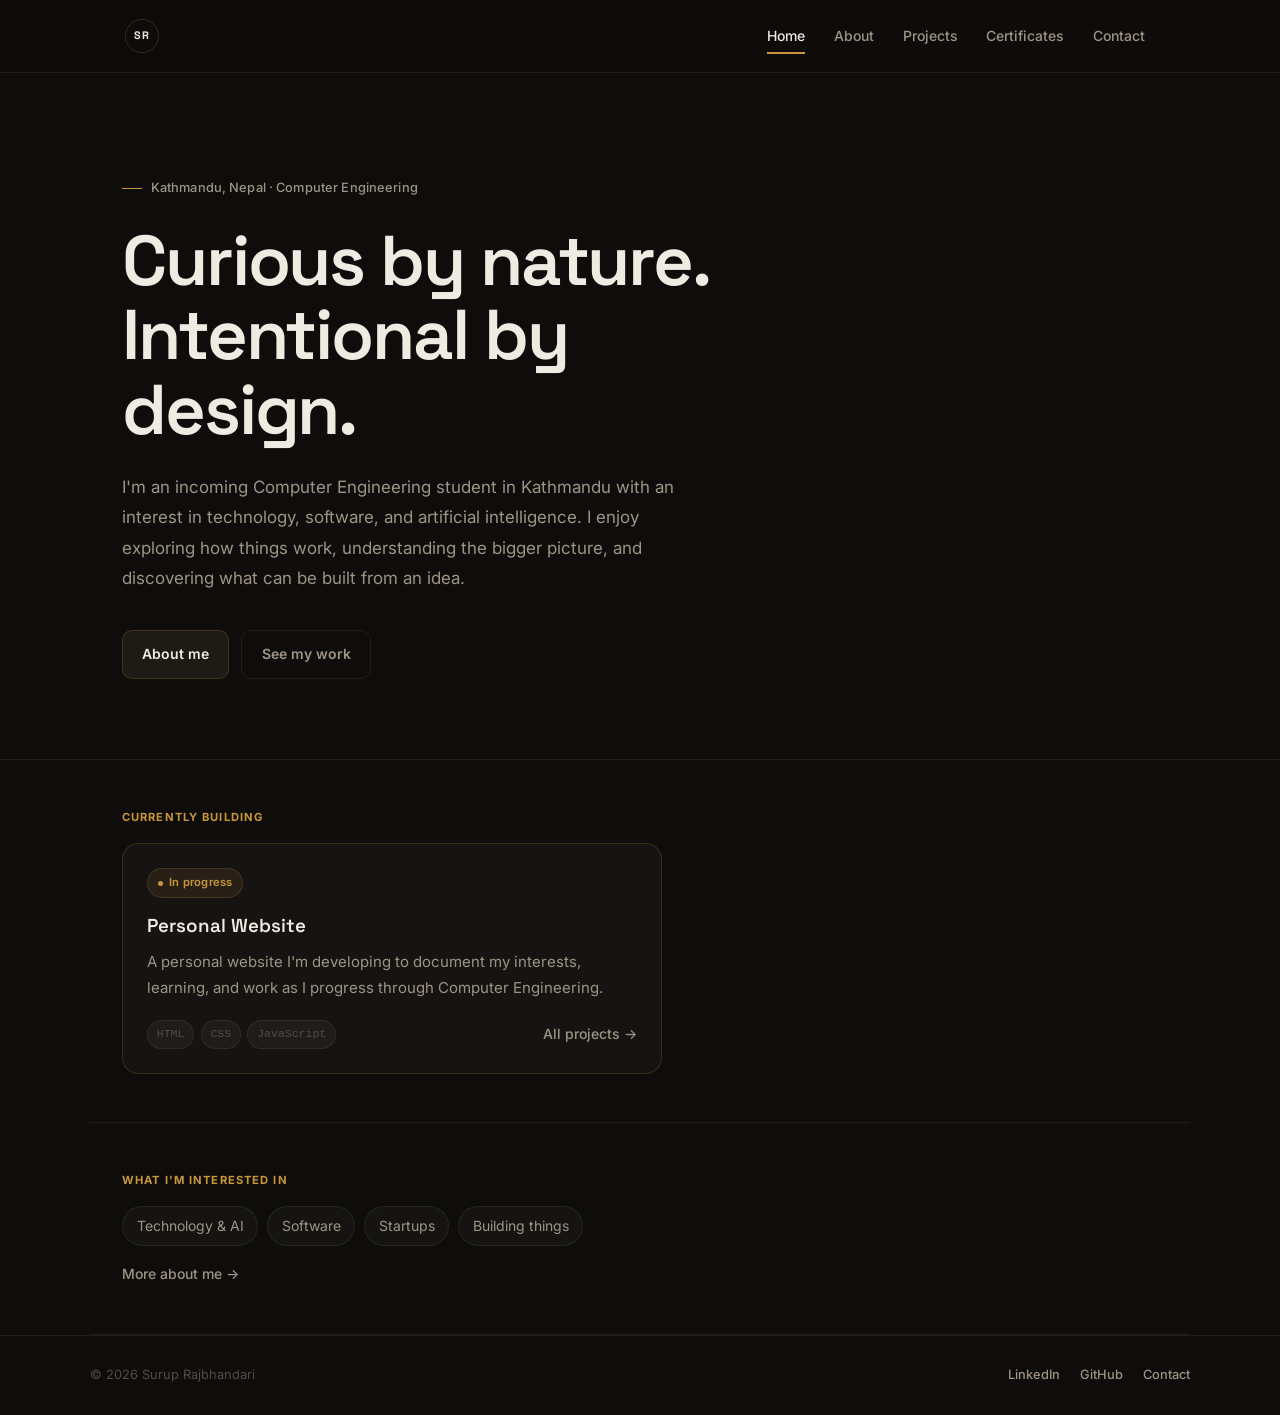
<file: index.html>
<!DOCTYPE html>
<html lang="en">
<head>
  <meta charset="UTF-8">
  <meta name="viewport" content="width=device-width, initial-scale=1.0">

  <!-- Primary SEO -->
  <title>Surup Rajbhandari</title>
  <meta name="description" content="Surup Rajbhandari — Computer Engineering student in Kathmandu, Nepal, interested in technology, software, and artificial intelligence.">
  <meta name="author" content="Surup Rajbhandari">

  <!-- Canonical — points to intended custom domain. Update if domain changes. -->
  <link rel="canonical" href="https://suruprajbhandari.com.np/">

  <!-- Open Graph -->
  <meta property="og:title"       content="Surup Rajbhandari">
  <meta property="og:description" content="Computer Engineering student in Kathmandu. Interested in technology, software, and AI.">
  <meta property="og:type"        content="website">
  <meta property="og:url"         content="https://suruprajbhandari.com.np/">

  <!-- Theme colour for mobile browsers -->
  <meta name="theme-color" content="#0e0d0b">

  <!-- Favicon -->
  <link rel="icon" href="./assets/favicon.svg" type="image/svg+xml">

  <!-- Fonts -->
  <link rel="preconnect" href="https://fonts.googleapis.com">
  <link rel="preconnect" href="https://fonts.gstatic.com" crossorigin>
  <link href="https://fonts.googleapis.com/css2?family=Space+Grotesk:wght@500;600;700&family=Inter:wght@400;500;600&display=swap" rel="stylesheet">

  <!-- Styles -->
  <link rel="stylesheet" href="./style.css">

  <!-- Structured data (Schema.org) -->
  <script type="application/ld+json">
  {
    "@context": "https://schema.org",
    "@graph": [
      {
        "@type": "Person",
        "@id": "https://suruprajbhandari.com.np/#person",
        "name": "Surup Rajbhandari",
        "url": "https://suruprajbhandari.com.np",
        "sameAs": [
          "https://www.linkedin.com/in/surup-rajbhandari",
          "https://github.com/suruprajbhandari"
        ],
        "jobTitle": "Computer Engineering Student",
        "address": {
          "@type": "PostalAddress",
          "addressLocality": "Kathmandu",
          "addressCountry": "NP"
        }
      },
      {
        "@type": "WebSite",
        "@id": "https://suruprajbhandari.com.np/#website",
        "url": "https://suruprajbhandari.com.np",
        "name": "Surup Rajbhandari",
        "author": { "@id": "https://suruprajbhandari.com.np/#person" }
      }
    ]
  }
  </script>
</head>

<body data-page="home">

  <!-- Navigation -->
  <nav class="nav" aria-label="Main navigation">
    <div class="nav__inner">
      <a href="./" class="nav__mark" aria-label="Surup Rajbhandari — Home">
        <span class="nav__mark-ring"></span>
        <span class="nav__mark-text">SR</span>
      </a>

      <button class="nav__toggle" id="navToggle"
              aria-label="Open menu" aria-expanded="false" aria-controls="navLinks">
        <span></span><span></span><span></span>
      </button>

      <div class="nav__links" id="navLinks">
        <a href="./"              data-page="home">Home</a>
        <a href="./about/"        data-page="about">About</a>
        <a href="./projects/"     data-page="projects">Projects</a>
        <a href="./certificates/" data-page="certificates">Certificates</a>
        <a href="./contact/"      data-page="contact">Contact</a>
      </div>
    </div>
  </nav>

  <!-- Hero -->
  <header class="home-hero page-enter" id="top">
    <p class="home-hero__eyebrow">Kathmandu, Nepal &middot; Computer Engineering</p>
    <h1 class="home-hero__title">Curious by nature.<br>Intentional by design.</h1>
    <p class="home-hero__intro">I'm an incoming Computer Engineering student in Kathmandu with an interest in technology, software, and artificial intelligence. I enjoy exploring how things work, understanding the bigger picture, and discovering what can be built from an idea.</p>
    <div class="home-hero__actions">
      <a href="./about/"    class="btn btn--primary">About me</a>
      <a href="./projects/" class="btn btn--ghost">See my work</a>
    </div>
  </header>

  <!-- Teaser sections -->
  <div class="home-sections">

    <!-- Currently building -->
    <section class="home-section" aria-label="Currently building">
      <p class="section-label">Currently building</p>
      <div class="card card--warm reveal" style="max-width: 540px;">
        <div class="project-teaser__header">
          <span class="status status--progress">In progress</span>
        </div>
        <h2 class="project-teaser__title">Personal Website</h2>
        <p class="project-teaser__desc">A personal website I'm developing to document my interests, learning, and work as I progress through Computer Engineering.</p>
        <div class="project-teaser__footer">
          <div class="tag-row">
            <span class="tag">HTML</span>
            <span class="tag">CSS</span>
            <span class="tag">JavaScript</span>
          </div>
          <a href="./projects/" class="arrow-link">All projects &rarr;</a>
        </div>
      </div>
    </section>

    <!-- Interests -->
    <section class="home-section" aria-label="Areas of interest">
      <p class="section-label">What I'm interested in</p>
      <div class="interest-area reveal">
        <div class="interest-chips">
          <span class="interest-chip">Technology &amp; AI</span>
          <span class="interest-chip">Software</span>
          <span class="interest-chip">Startups</span>
          <span class="interest-chip">Building things</span>
        </div>
        <a href="./about/" class="arrow-link">More about me &rarr;</a>
      </div>
    </section>

  </div>

  <!-- Footer -->
  <footer class="footer">
    <div class="footer__inner">
      <p class="footer__copy">&copy; <span id="year"></span> Surup Rajbhandari</p>
      <nav class="footer__links" aria-label="Footer links">
        <a href="https://www.linkedin.com/in/surup-rajbhandari" target="_blank" rel="noreferrer noopener">LinkedIn</a>
        <a href="https://github.com/suruprajbhandari"           target="_blank" rel="noreferrer noopener">GitHub</a>
        <a href="./contact/">Contact</a>
      </nav>
    </div>
  </footer>

  <script src="./script.js"></script>
</body>
</html>
</file>
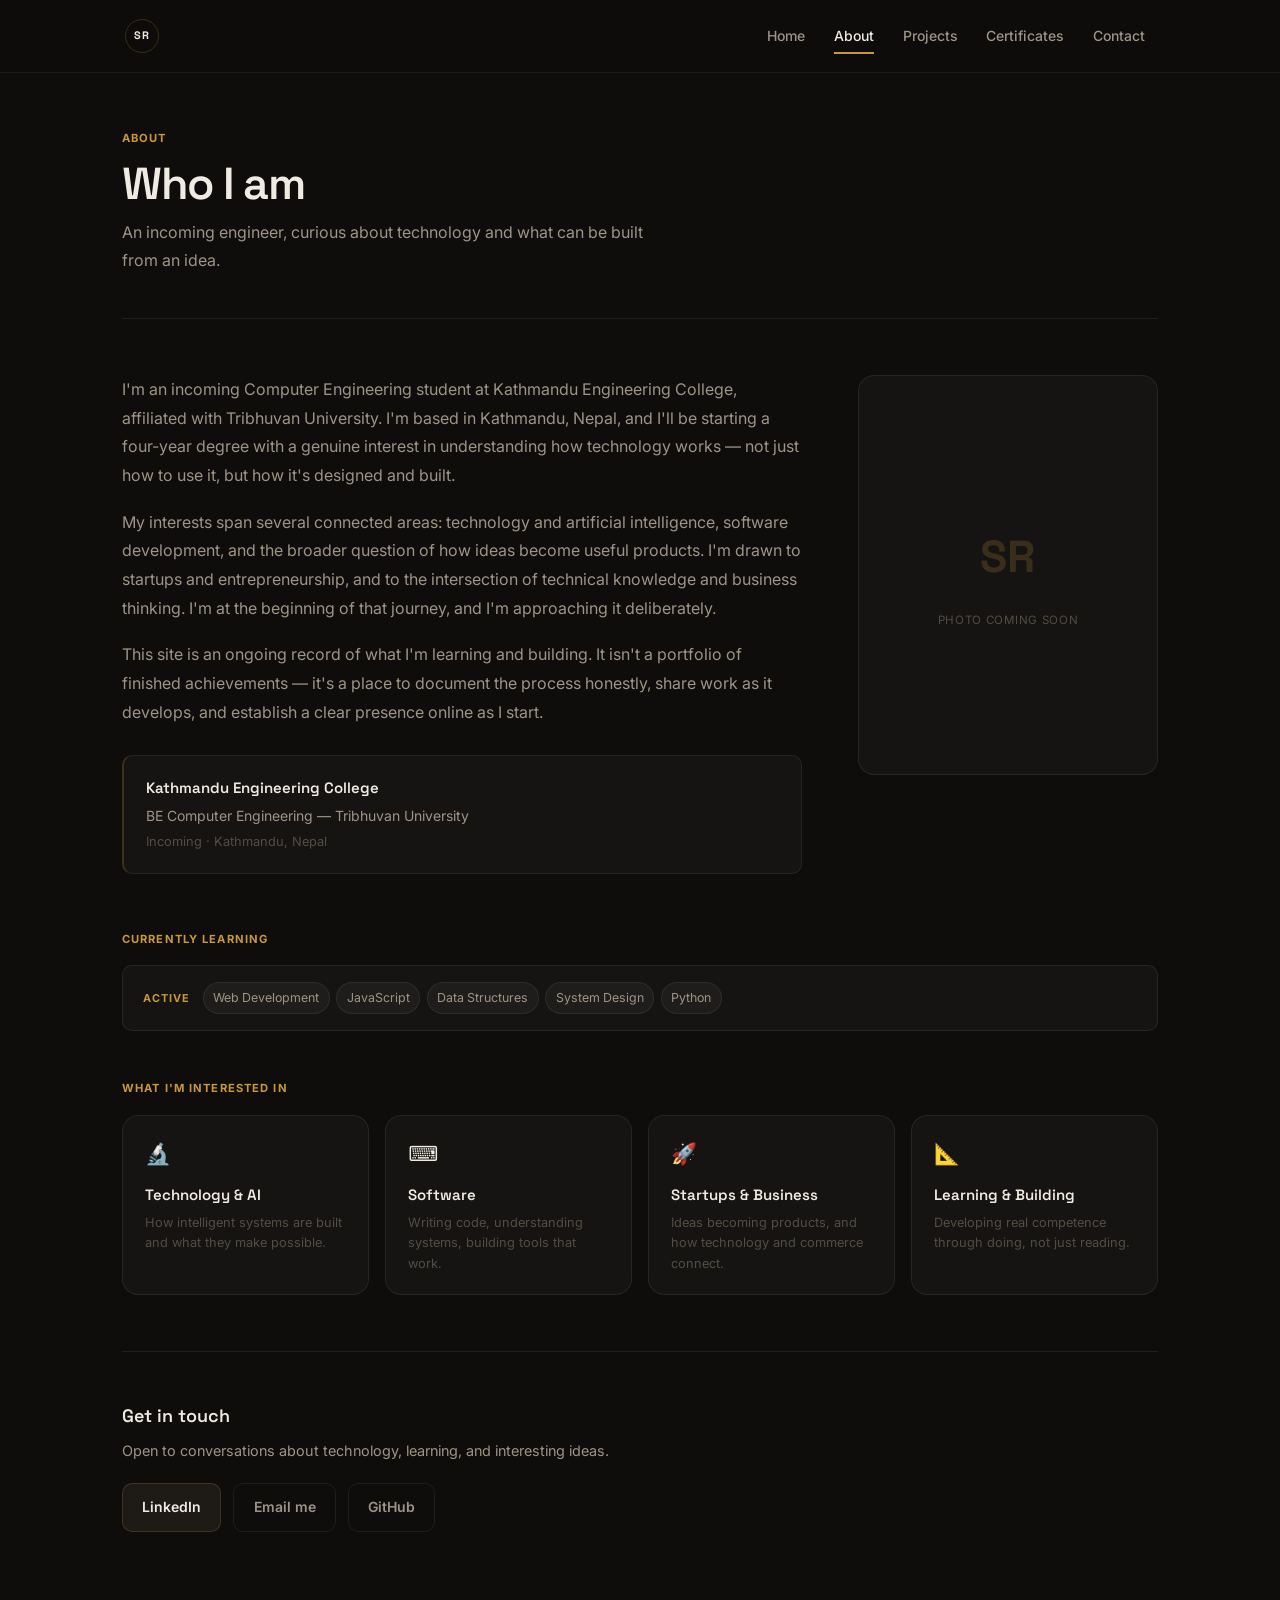
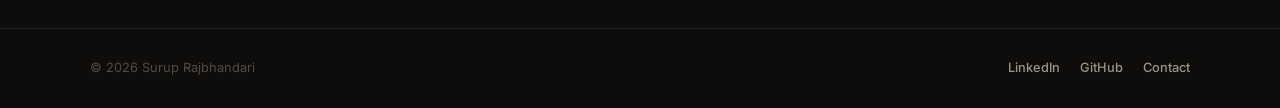
<file: about/index.html>
<!DOCTYPE html>
<html lang="en">
<head>
  <meta charset="UTF-8">
  <meta name="viewport" content="width=device-width, initial-scale=1.0">

  <title>About &mdash; Surup Rajbhandari</title>
  <meta name="description" content="About Surup Rajbhandari — an incoming Computer Engineering student at Kathmandu Engineering College, interested in technology, software, and AI.">
  <meta name="author" content="Surup Rajbhandari">

  <!-- Canonical -->
  <link rel="canonical" href="https://suruprajbhandari.com.np/about/">

  <!-- Open Graph -->
  <meta property="og:title"       content="About — Surup Rajbhandari">
  <meta property="og:description" content="Incoming Computer Engineering student at Kathmandu Engineering College. Interested in technology, software, and artificial intelligence.">
  <meta property="og:type"        content="website">
  <meta property="og:url"         content="https://suruprajbhandari.com.np/about/">

  <meta name="theme-color" content="#0e0d0b">

  <link rel="icon" href="../assets/favicon.svg" type="image/svg+xml">

  <link rel="preconnect" href="https://fonts.googleapis.com">
  <link rel="preconnect" href="https://fonts.gstatic.com" crossorigin>
  <link href="https://fonts.googleapis.com/css2?family=Space+Grotesk:wght@500;600;700&family=Inter:wght@400;500;600&display=swap" rel="stylesheet">

  <link rel="stylesheet" href="../style.css">

  <script type="application/ld+json">
  {
    "@context": "https://schema.org",
    "@type": "Person",
    "@id": "https://suruprajbhandari.com.np/#person",
    "name": "Surup Rajbhandari",
    "url": "https://suruprajbhandari.com.np",
    "sameAs": [
      "https://www.linkedin.com/in/surup-rajbhandari",
      "https://github.com/suruprajbhandari"
    ],
    "jobTitle": "Computer Engineering Student",
    "alumniOf": {
      "@type": "EducationalOrganization",
      "name": "Kathmandu Engineering College",
      "parentOrganization": {
        "@type": "CollegeOrUniversity",
        "name": "Tribhuvan University"
      }
    },
    "address": {
      "@type": "PostalAddress",
      "addressLocality": "Kathmandu",
      "addressCountry": "NP"
    }
  }
  </script>
</head>

<body data-page="about">

  <!-- Navigation -->
  <nav class="nav" aria-label="Main navigation">
    <div class="nav__inner">
      <a href="../" class="nav__mark" aria-label="Surup Rajbhandari — Home">
        <span class="nav__mark-ring"></span>
        <span class="nav__mark-text">SR</span>
      </a>

      <button class="nav__toggle" id="navToggle"
              aria-label="Open menu" aria-expanded="false" aria-controls="navLinks">
        <span></span><span></span><span></span>
      </button>

      <div class="nav__links" id="navLinks">
        <a href="../"              data-page="home">Home</a>
        <a href="../about/"        data-page="about">About</a>
        <a href="../projects/"     data-page="projects">Projects</a>
        <a href="../certificates/" data-page="certificates">Certificates</a>
        <a href="../contact/"      data-page="contact">Contact</a>
      </div>
    </div>
  </nav>

  <!-- Main content -->
  <main class="page-main page-enter">

    <!-- Page hero -->
    <header class="page-hero">
      <p class="page-hero__eyebrow">About</p>
      <h1 class="page-hero__title">Who I am</h1>
      <p class="page-hero__sub">An incoming engineer, curious about technology and what can be built from an idea.</p>
    </header>

    <!-- Bio + photo -->
    <section class="about-layout reveal" aria-label="Biography">
      <div class="about-bio">
        <p class="about-bio__para">
          I'm an incoming Computer Engineering student at Kathmandu Engineering College, affiliated with Tribhuvan University. I'm based in Kathmandu, Nepal, and I'll be starting a four-year degree with a genuine interest in understanding how technology works — not just how to use it, but how it's designed and built.
        </p>
        <p class="about-bio__para">
          My interests span several connected areas: technology and artificial intelligence, software development, and the broader question of how ideas become useful products. I'm drawn to startups and entrepreneurship, and to the intersection of technical knowledge and business thinking. I'm at the beginning of that journey, and I'm approaching it deliberately.
        </p>
        <p class="about-bio__para">
          This site is an ongoing record of what I'm learning and building. It isn't a portfolio of finished achievements — it's a place to document the process honestly, share work as it develops, and establish a clear presence online as I start.
        </p>

        <!-- Education -->
        <div class="education-block">
          <p class="education-block__institution">Kathmandu Engineering College</p>
          <p class="education-block__degree">BE Computer Engineering &mdash; Tribhuvan University</p>
          <p class="education-block__meta">Incoming &middot; Kathmandu, Nepal</p>
        </div>
      </div>

      <!-- Photo placeholder -->
      <div>
        <!--
          PHOTO SLOT — To add your profile photo:
          1. Copy your photo to: assets/photo.jpg (or .png / .webp)
          2. Replace this entire <div class="photo-slot"> block with:
             <img src="../assets/photo.jpg"
                  alt="Surup Rajbhandari"
                  class="photo-image">
        -->
        <div class="photo-slot" aria-hidden="true">
          <div class="photo-slot__placeholder">
            <span class="photo-slot__monogram">SR</span>
            <span class="photo-slot__label">Photo coming soon</span>
          </div>
        </div>
      </div>
    </section>

    <!-- Currently learning -->
    <section aria-label="Currently learning">
      <p class="section-label">Currently learning</p>
      <div class="learning-strip reveal">
        <span class="learning-strip__label">Active</span>
        <div class="learning-strip__items">
          <span class="learning-strip__item">Web Development</span>
          <span class="learning-strip__item">JavaScript</span>
          <span class="learning-strip__item">Data Structures</span>
          <span class="learning-strip__item">System Design</span>
          <span class="learning-strip__item">Python</span>
        </div>
      </div>
    </section>

    <!-- Interests -->
    <section aria-label="Areas of interest">
      <p class="section-label">What I'm interested in</p>
      <div class="interests-grid reveal-stagger">
        <div class="interest-tile">
          <div class="interest-tile__icon">🔬</div>
          <h2 class="interest-tile__title">Technology &amp; AI</h2>
          <p class="interest-tile__desc">How intelligent systems are built and what they make possible.</p>
        </div>
        <div class="interest-tile">
          <div class="interest-tile__icon">⌨️</div>
          <h2 class="interest-tile__title">Software</h2>
          <p class="interest-tile__desc">Writing code, understanding systems, building tools that work.</p>
        </div>
        <div class="interest-tile">
          <div class="interest-tile__icon">🚀</div>
          <h2 class="interest-tile__title">Startups &amp; Business</h2>
          <p class="interest-tile__desc">Ideas becoming products, and how technology and commerce connect.</p>
        </div>
        <div class="interest-tile">
          <div class="interest-tile__icon">📐</div>
          <h2 class="interest-tile__title">Learning &amp; Building</h2>
          <p class="interest-tile__desc">Developing real competence through doing, not just reading.</p>
        </div>
      </div>
    </section>

    <!-- Connect -->
    <section class="about-connect reveal" aria-label="Get in touch">
      <h2 class="about-connect__heading">Get in touch</h2>
      <p class="about-connect__sub">Open to conversations about technology, learning, and interesting ideas.</p>
      <div class="connect-links">
        <a href="https://www.linkedin.com/in/surup-rajbhandari"
           target="_blank" rel="noreferrer noopener"
           class="btn btn--primary">LinkedIn</a>
        <a href="mailto:rajbhandarisurup@gmail.com"
           class="btn btn--ghost">Email me</a>
        <a href="https://github.com/suruprajbhandari"
           target="_blank" rel="noreferrer noopener"
           class="btn btn--ghost">GitHub</a>
      </div>
    </section>

  </main>

  <!-- Footer -->
  <footer class="footer">
    <div class="footer__inner">
      <p class="footer__copy">&copy; <span id="year"></span> Surup Rajbhandari</p>
      <nav class="footer__links" aria-label="Footer links">
        <a href="https://www.linkedin.com/in/surup-rajbhandari" target="_blank" rel="noreferrer noopener">LinkedIn</a>
        <a href="https://github.com/suruprajbhandari"           target="_blank" rel="noreferrer noopener">GitHub</a>
        <a href="../contact/">Contact</a>
      </nav>
    </div>
  </footer>

  <script src="../script.js"></script>
</body>
</html>
</file>
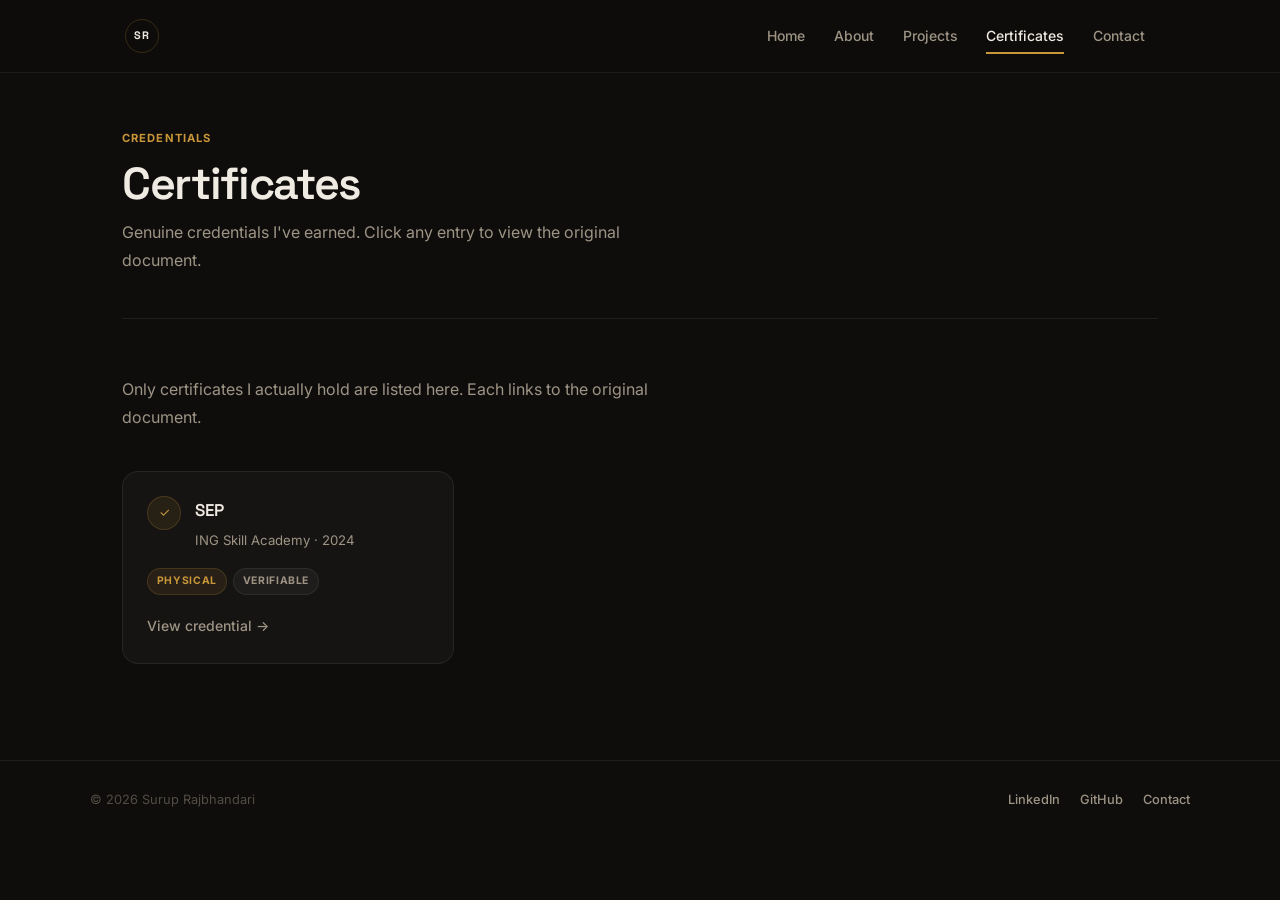
<file: certificates/index.html>
<!DOCTYPE html>
<html lang="en">
<head>
  <meta charset="UTF-8">
  <meta name="viewport" content="width=device-width, initial-scale=1.0">

  <title>Certificates &mdash; Surup Rajbhandari</title>
  <meta name="description" content="Certificates and credentials earned by Surup Rajbhandari.">
  <meta name="author" content="Surup Rajbhandari">

  <link rel="canonical" href="https://suruprajbhandari.com.np/certificates/">

  <meta property="og:title"       content="Certificates — Surup Rajbhandari">
  <meta property="og:description" content="Credentials earned by Surup Rajbhandari, with links to view the original documents.">
  <meta property="og:type"        content="website">
  <meta property="og:url"         content="https://suruprajbhandari.com.np/certificates/">

  <meta name="theme-color" content="#0e0d0b">

  <link rel="icon" href="../assets/favicon.svg" type="image/svg+xml">

  <link rel="preconnect" href="https://fonts.googleapis.com">
  <link rel="preconnect" href="https://fonts.gstatic.com" crossorigin>
  <link href="https://fonts.googleapis.com/css2?family=Space+Grotesk:wght@500;600;700&family=Inter:wght@400;500;600&display=swap" rel="stylesheet">

  <link rel="stylesheet" href="../style.css">

  <script type="application/ld+json">
  {
    "@context": "https://schema.org",
    "@type": "Person",
    "@id": "https://suruprajbhandari.com.np/#person",
    "name": "Surup Rajbhandari",
    "url": "https://suruprajbhandari.com.np"
  }
  </script>
</head>

<body data-page="certificates">

  <!-- Navigation -->
  <nav class="nav" aria-label="Main navigation">
    <div class="nav__inner">
      <a href="../" class="nav__mark" aria-label="Surup Rajbhandari — Home">
        <span class="nav__mark-ring"></span>
        <span class="nav__mark-text">SR</span>
      </a>

      <button class="nav__toggle" id="navToggle"
              aria-label="Open menu" aria-expanded="false" aria-controls="navLinks">
        <span></span><span></span><span></span>
      </button>

      <div class="nav__links" id="navLinks">
        <a href="../"              data-page="home">Home</a>
        <a href="../about/"        data-page="about">About</a>
        <a href="../projects/"     data-page="projects">Projects</a>
        <a href="../certificates/" data-page="certificates">Certificates</a>
        <a href="../contact/"      data-page="contact">Contact</a>
      </div>
    </div>
  </nav>

  <!-- Main content -->
  <main class="page-main page-enter">

    <!-- Page hero -->
    <header class="page-hero">
      <p class="page-hero__eyebrow">Credentials</p>
      <h1 class="page-hero__title">Certificates</h1>
      <p class="page-hero__sub">Genuine credentials I've earned. Click any entry to view the original document.</p>
    </header>

    <!-- Certificates rendered from data below -->
    <section aria-label="Certificate list">
      <p class="certs-intro">
        Only certificates I actually hold are listed here. Each links to the original document.
      </p>
      <div class="certs-grid reveal-stagger" id="certsGrid">
        <!-- Cards are rendered by the script below -->
      </div>
    </section>

  </main>

  <!-- Footer -->
  <footer class="footer">
    <div class="footer__inner">
      <p class="footer__copy">&copy; <span id="year"></span> Surup Rajbhandari</p>
      <nav class="footer__links" aria-label="Footer links">
        <a href="https://www.linkedin.com/in/surup-rajbhandari" target="_blank" rel="noreferrer noopener">LinkedIn</a>
        <a href="https://github.com/suruprajbhandari"           target="_blank" rel="noreferrer noopener">GitHub</a>
        <a href="../contact/">Contact</a>
      </nav>
    </div>
  </footer>

  <!-- ============================================================
       CERTIFICATE DATA
       To add a new certificate, copy one object below and fill it in.
       Fields:
         title      — certificate name (string)
         issuer     — issuing organisation (string)
         year       — year awarded (string)
         type       — "physical" | "digital"
         detailPage — path to the detail HTML page (string) or null
       ============================================================ -->
  <script>
  const CERTIFICATES = [
    {
      title: "SEP",
      issuer: "ING Skill Academy",
      year: "2024",
      type: "physical",
      detailPage: "../certs/sep.html"
    }
    // Add more certificates here as you earn them
  ];


  /* ----- Renderer ----- */
  (function renderCerts() {
    const grid = document.getElementById('certsGrid');
    if (!grid || !CERTIFICATES.length) return;

    CERTIFICATES.forEach(c => {
      const badgeCls   = c.type === 'digital' ? 'cert-badge--digital' : 'cert-badge--physical';
      const badgeLabel = c.type === 'digital' ? 'Digital' : 'Physical';

      const actionHtml = c.detailPage
        ? `<a href="${c.detailPage}" class="cert-card__link"
              aria-label="View ${c.title} certificate">
             View credential &rarr;
           </a>`
        : `<span class="cert-card__link" style="opacity:0.4;pointer-events:none;">
             Document pending
           </span>`;

      const article = document.createElement('article');
      article.className = 'card cert-card';
      article.innerHTML = `
        <div class="cert-card__top">
          <div class="cert-seal" aria-hidden="true">&#10003;</div>
          <div>
            <h2 class="cert-card__title">${c.title}</h2>
            <p class="cert-card__meta">${c.issuer} &middot; ${c.year}</p>
          </div>
        </div>
        <div class="cert-card__badges">
          <span class="cert-badge ${badgeCls}">${badgeLabel}</span>
          <span class="cert-badge" style="background:rgba(255,255,255,0.04);border:1px solid var(--border);color:var(--text-secondary);">Verifiable</span>
        </div>
        <div class="cert-card__action">${actionHtml}</div>
      `;

      grid.appendChild(article);
    });
  })();
  </script>

  <script src="../script.js"></script>
</body>
</html>
</file>
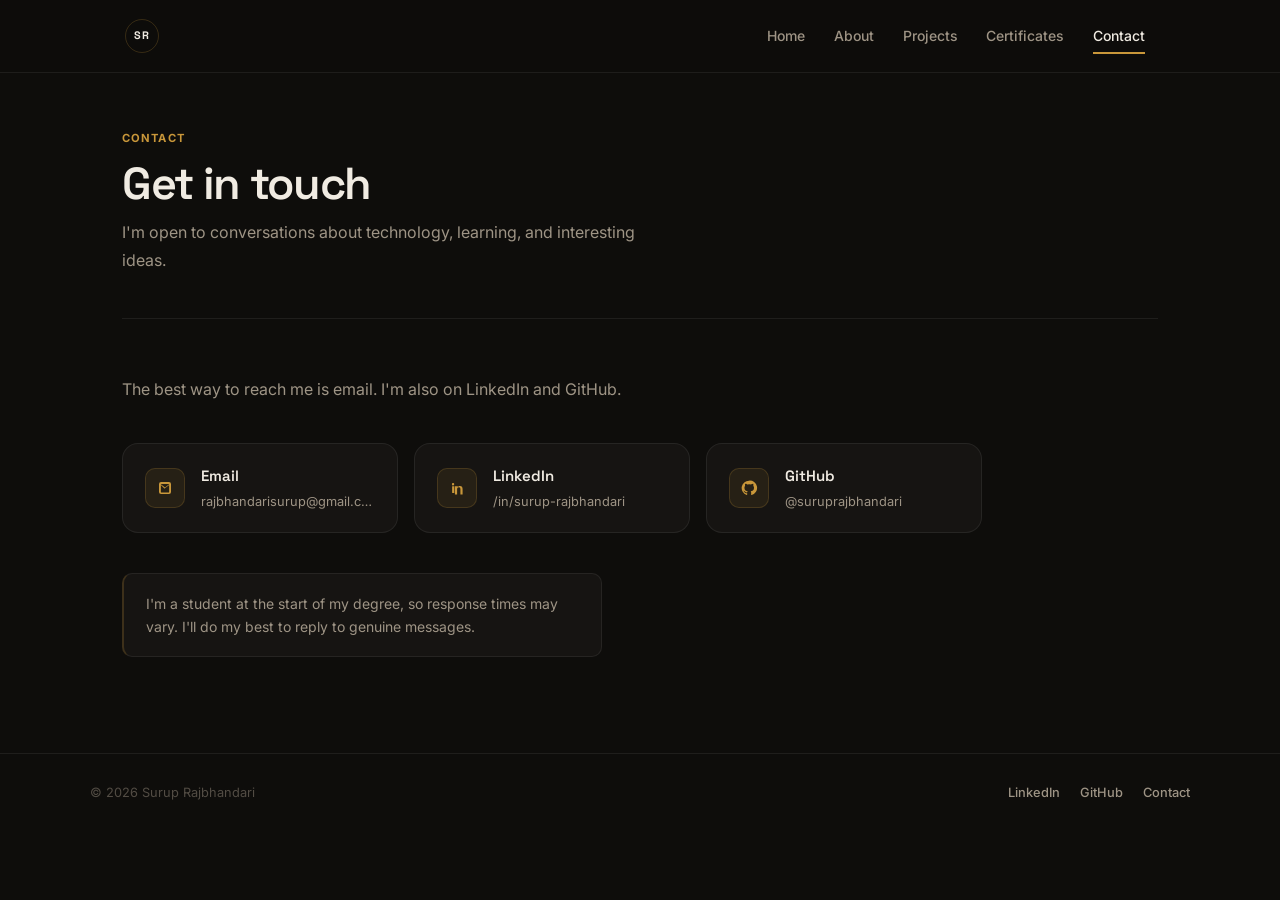
<file: contact/index.html>
<!DOCTYPE html>
<html lang="en">
<head>
  <meta charset="UTF-8">
  <meta name="viewport" content="width=device-width, initial-scale=1.0">

  <title>Contact &mdash; Surup Rajbhandari</title>
  <meta name="description" content="Get in touch with Surup Rajbhandari via email, LinkedIn, or GitHub.">
  <meta name="author" content="Surup Rajbhandari">

  <link rel="canonical" href="https://suruprajbhandari.com.np/contact/">

  <meta property="og:title"       content="Contact — Surup Rajbhandari">
  <meta property="og:description" content="Reach Surup Rajbhandari via email, LinkedIn, or GitHub.">
  <meta property="og:type"        content="website">
  <meta property="og:url"         content="https://suruprajbhandari.com.np/contact/">

  <meta name="theme-color" content="#0e0d0b">

  <link rel="icon" href="../assets/favicon.svg" type="image/svg+xml">

  <link rel="preconnect" href="https://fonts.googleapis.com">
  <link rel="preconnect" href="https://fonts.gstatic.com" crossorigin>
  <link href="https://fonts.googleapis.com/css2?family=Space+Grotesk:wght@500;600;700&family=Inter:wght@400;500;600&display=swap" rel="stylesheet">

  <link rel="stylesheet" href="../style.css">

  <script type="application/ld+json">
  {
    "@context": "https://schema.org",
    "@type": "Person",
    "@id": "https://suruprajbhandari.com.np/#person",
    "name": "Surup Rajbhandari",
    "url": "https://suruprajbhandari.com.np",
    "email": "rajbhandarisurup@gmail.com",
    "sameAs": [
      "https://www.linkedin.com/in/surup-rajbhandari",
      "https://github.com/suruprajbhandari"
    ]
  }
  </script>
</head>

<body data-page="contact">

  <!-- Navigation -->
  <nav class="nav" aria-label="Main navigation">
    <div class="nav__inner">
      <a href="../" class="nav__mark" aria-label="Surup Rajbhandari — Home">
        <span class="nav__mark-ring"></span>
        <span class="nav__mark-text">SR</span>
      </a>

      <button class="nav__toggle" id="navToggle"
              aria-label="Open menu" aria-expanded="false" aria-controls="navLinks">
        <span></span><span></span><span></span>
      </button>

      <div class="nav__links" id="navLinks">
        <a href="../"              data-page="home">Home</a>
        <a href="../about/"        data-page="about">About</a>
        <a href="../projects/"     data-page="projects">Projects</a>
        <a href="../certificates/" data-page="certificates">Certificates</a>
        <a href="../contact/"      data-page="contact">Contact</a>
      </div>
    </div>
  </nav>

  <!-- Main content -->
  <main class="page-main page-enter">

    <!-- Page hero -->
    <header class="page-hero">
      <p class="page-hero__eyebrow">Contact</p>
      <h1 class="page-hero__title">Get in touch</h1>
      <p class="page-hero__sub">I'm open to conversations about technology, learning, and interesting ideas.</p>
    </header>

    <!-- Contact links -->
    <section aria-label="Contact methods">
      <p class="contact-intro">The best way to reach me is email. I'm also on LinkedIn and GitHub.</p>

      <div class="contact-links reveal-stagger">

        <!-- Email -->
        <a class="contact-link" href="mailto:rajbhandarisurup@gmail.com"
           aria-label="Send an email to Surup Rajbhandari">
          <span class="contact-link__icon">
            <svg viewBox="0 0 24 24" aria-hidden="true">
              <path d="M4 6.75A2.75 2.75 0 0 1 6.75 4h10.5A2.75 2.75 0 0 1 20 6.75v10.5A2.75 2.75 0 0 1 17.25 20H6.75A2.75 2.75 0 0 1 4 17.25V6.75Zm2.1-.25 5.9 4.72 5.9-4.72H6.1Zm11.4 1.56-5.48 4.38a1 1 0 0 1-1.24 0L6.5 8.06v9.19c0 .41.34.75.75.75h9.5c.41 0 .75-.34.75-.75V8.06Z"/>
            </svg>
          </span>
          <div class="contact-link__body">
            <span class="contact-link__label">Email</span>
            <span class="contact-link__value">rajbhandarisurup@gmail.com</span>
          </div>
        </a>

        <!-- LinkedIn -->
        <a class="contact-link" href="https://www.linkedin.com/in/surup-rajbhandari"
           target="_blank" rel="noreferrer noopener"
           aria-label="View Surup Rajbhandari's LinkedIn profile">
          <span class="contact-link__icon">
            <svg viewBox="0 0 24 24" aria-hidden="true">
              <path d="M6.94 8.5A1.56 1.56 0 1 1 6.94 5.4a1.56 1.56 0 0 1 0 3.1ZM5.5 9.78h2.9v8.72H5.5V9.78Zm4.88 0h2.77v1.18h.04c.39-.73 1.34-1.5 2.76-1.5 2.95 0 3.5 1.94 3.5 4.46v6.58h-2.9v-6.16c0-1.46-.03-3.35-2.04-3.35-2.05 0-2.36 1.6-2.36 3.25v6.26h-2.9V9.78Z"/>
            </svg>
          </span>
          <div class="contact-link__body">
            <span class="contact-link__label">LinkedIn</span>
            <span class="contact-link__value">/in/surup-rajbhandari</span>
          </div>
        </a>

        <!-- GitHub -->
        <a class="contact-link" href="https://github.com/suruprajbhandari"
           target="_blank" rel="noreferrer noopener"
           aria-label="View Surup Rajbhandari's GitHub profile">
          <span class="contact-link__icon">
            <svg viewBox="0 0 24 24" aria-hidden="true">
              <path d="M12 2.2a9.8 9.8 0 0 0-3.1 19.1c.5.1.7-.2.7-.5v-1.8c-2.8.6-3.4-1.2-3.4-1.2-.5-1.2-1.2-1.5-1.2-1.5-.9-.6.1-.6.1-.6 1 .1 1.6 1.1 1.6 1.1.9 1.5 2.4 1.1 3 .9.1-.7.4-1.1.7-1.3-2.2-.2-4.5-1.1-4.5-4.8 0-1.1.4-2 .9-2.7-.1-.3-.4-1.3.1-2.7 0 0 .8-.3 2.8 1a9.4 9.4 0 0 1 5.1 0c2-1.3 2.8-1 2.8-1 .5 1.4.2 2.4.1 2.7.6.7 1 1.6 1 2.7 0 3.7-2.3 4.6-4.5 4.8.4.3.7.9.7 1.8v2.7c0 .3.2.6.7.5A9.8 9.8 0 0 0 12 2.2Z"/>
            </svg>
          </span>
          <div class="contact-link__body">
            <span class="contact-link__label">GitHub</span>
            <span class="contact-link__value">@suruprajbhandari</span>
          </div>
        </a>

      </div>

      <p class="contact-note reveal">
        I'm a student at the start of my degree, so response times may vary. I'll do my best to reply to genuine messages.
      </p>
    </section>

  </main>

  <!-- Footer -->
  <footer class="footer">
    <div class="footer__inner">
      <p class="footer__copy">&copy; <span id="year"></span> Surup Rajbhandari</p>
      <nav class="footer__links" aria-label="Footer links">
        <a href="https://www.linkedin.com/in/surup-rajbhandari" target="_blank" rel="noreferrer noopener">LinkedIn</a>
        <a href="https://github.com/suruprajbhandari"           target="_blank" rel="noreferrer noopener">GitHub</a>
        <a href="../contact/">Contact</a>
      </nav>
    </div>
  </footer>

  <script src="../script.js"></script>
</body>
</html>
</file>
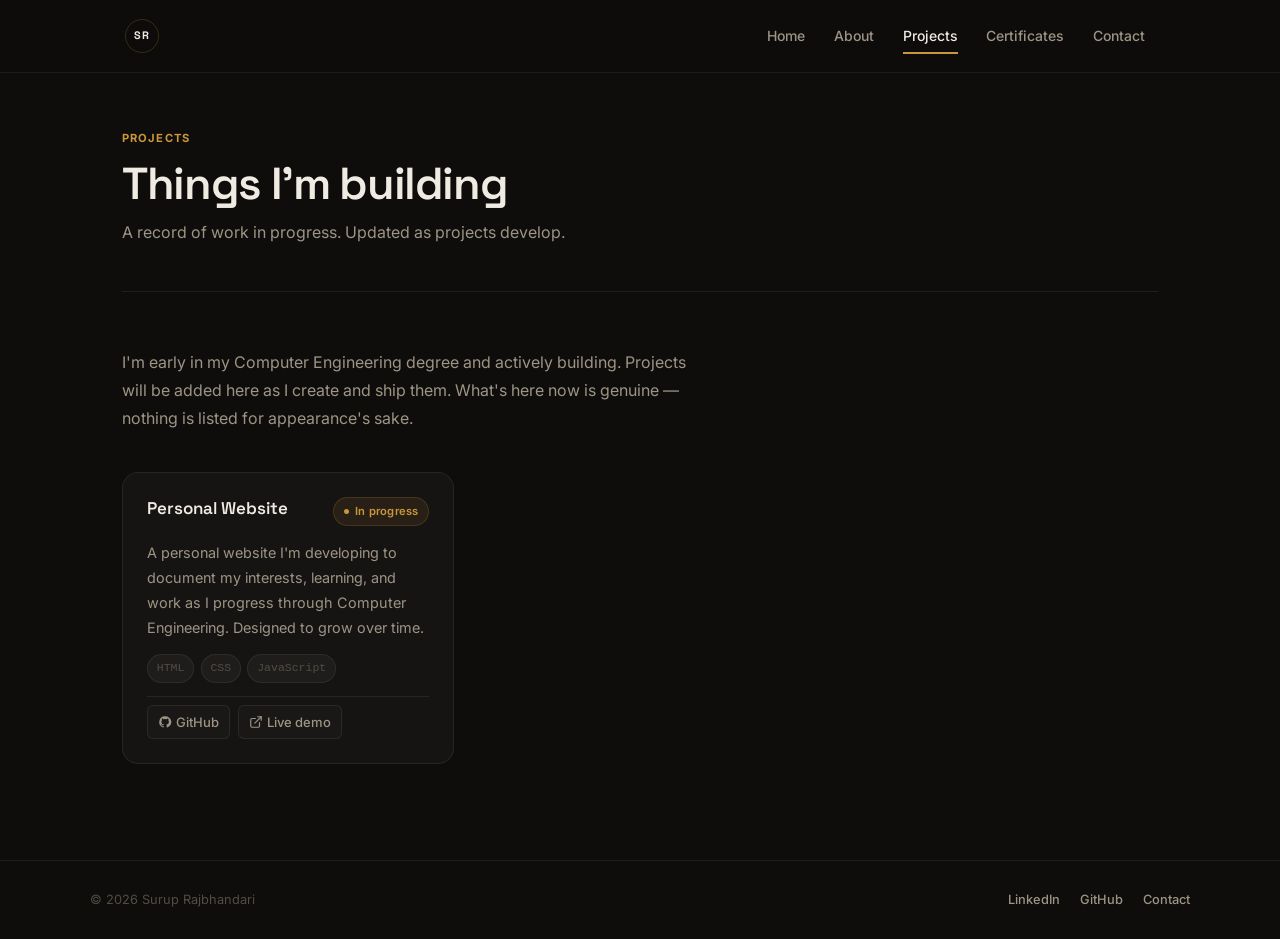
<file: projects/index.html>
<!DOCTYPE html>
<html lang="en">
<head>
  <meta charset="UTF-8">
  <meta name="viewport" content="width=device-width, initial-scale=1.0">

  <title>Projects &mdash; Surup Rajbhandari</title>
  <meta name="description" content="Projects by Surup Rajbhandari — a personal record of things built while learning Computer Engineering.">
  <meta name="author" content="Surup Rajbhandari">

  <link rel="canonical" href="https://suruprajbhandari.com.np/projects/">

  <meta property="og:title"       content="Projects — Surup Rajbhandari">
  <meta property="og:description" content="A personal record of things built while learning Computer Engineering.">
  <meta property="og:type"        content="website">
  <meta property="og:url"         content="https://suruprajbhandari.com.np/projects/">

  <meta name="theme-color" content="#0e0d0b">

  <link rel="icon" href="../assets/favicon.svg" type="image/svg+xml">

  <link rel="preconnect" href="https://fonts.googleapis.com">
  <link rel="preconnect" href="https://fonts.gstatic.com" crossorigin>
  <link href="https://fonts.googleapis.com/css2?family=Space+Grotesk:wght@500;600;700&family=Inter:wght@400;500;600&display=swap" rel="stylesheet">

  <link rel="stylesheet" href="../style.css">

  <script type="application/ld+json">
  {
    "@context": "https://schema.org",
    "@type": "Person",
    "@id": "https://suruprajbhandari.com.np/#person",
    "name": "Surup Rajbhandari",
    "url": "https://suruprajbhandari.com.np"
  }
  </script>
</head>

<body data-page="projects">

  <!-- Navigation -->
  <nav class="nav" aria-label="Main navigation">
    <div class="nav__inner">
      <a href="../" class="nav__mark" aria-label="Surup Rajbhandari — Home">
        <span class="nav__mark-ring"></span>
        <span class="nav__mark-text">SR</span>
      </a>

      <button class="nav__toggle" id="navToggle"
              aria-label="Open menu" aria-expanded="false" aria-controls="navLinks">
        <span></span><span></span><span></span>
      </button>

      <div class="nav__links" id="navLinks">
        <a href="../"              data-page="home">Home</a>
        <a href="../about/"        data-page="about">About</a>
        <a href="../projects/"     data-page="projects">Projects</a>
        <a href="../certificates/" data-page="certificates">Certificates</a>
        <a href="../contact/"      data-page="contact">Contact</a>
      </div>
    </div>
  </nav>

  <!-- Main content -->
  <main class="page-main page-enter">

    <!-- Page hero -->
    <header class="page-hero">
      <p class="page-hero__eyebrow">Projects</p>
      <h1 class="page-hero__title">Things I'm building</h1>
      <p class="page-hero__sub">A record of work in progress. Updated as projects develop.</p>
    </header>

    <!-- Projects rendered from data below -->
    <section aria-label="Project list">
      <p class="projects-intro">
        I'm early in my Computer Engineering degree and actively building. Projects will be added here as I create and ship them. What's here now is genuine — nothing is listed for appearance's sake.
      </p>
      <div class="projects-grid reveal-stagger" id="projectsGrid">
        <!-- Cards are rendered by the script below -->
      </div>
    </section>

  </main>

  <!-- Footer -->
  <footer class="footer">
    <div class="footer__inner">
      <p class="footer__copy">&copy; <span id="year"></span> Surup Rajbhandari</p>
      <nav class="footer__links" aria-label="Footer links">
        <a href="https://www.linkedin.com/in/surup-rajbhandari" target="_blank" rel="noreferrer noopener">LinkedIn</a>
        <a href="https://github.com/suruprajbhandari"           target="_blank" rel="noreferrer noopener">GitHub</a>
        <a href="../contact/">Contact</a>
      </nav>
    </div>
  </footer>

  <!-- ============================================================
       PROJECT DATA
       To add a new project, copy one object below and fill it in.
       Fields:
         title       — project name (string)
         description — 1–2 sentence description (string)
         status      — "in-progress" | "completed" | "archived"
         tags        — array of technology names (strings)
         github      — GitHub URL (string) or null
         demo        — live demo URL (string) or null
       ============================================================ -->
  <script>
  const PROJECTS = [
    {
      title: "Personal Website",
      description: "A personal website I'm developing to document my interests, learning, and work as I progress through Computer Engineering. Designed to grow over time.",
      status: "in-progress",
      tags: ["HTML", "CSS", "JavaScript"],
      github: "https://github.com/suruprajbhandari/suruprajbhandari.github.io",
      demo: "https://suruprajbhandari.github.io"
    }
    // Add more projects here as you build them
  ];


  /* ----- Renderer ----- */
  (function renderProjects() {
    const grid = document.getElementById('projectsGrid');
    if (!grid || !PROJECTS.length) return;

    const statusMap = {
      'in-progress': { label: 'In progress', cls: 'status--progress' },
      'completed':   { label: 'Completed',   cls: 'status--completed' },
      'archived':    { label: 'Archived',     cls: 'status--archived'  }
    };

    PROJECTS.forEach(p => {
      const st = statusMap[p.status] || statusMap['in-progress'];

      const tagsHtml = p.tags
        .map(t => `<span class="tag">${t}</span>`)
        .join('');

      const githubHtml = p.github
        ? `<a href="${p.github}" target="_blank" rel="noreferrer noopener"
              class="project-card__link" aria-label="View ${p.title} on GitHub">
             <svg width="14" height="14" viewBox="0 0 24 24" fill="currentColor" aria-hidden="true">
               <path d="M12 2.2a9.8 9.8 0 0 0-3.1 19.1c.5.1.7-.2.7-.5v-1.8c-2.8.6-3.4-1.2-3.4-1.2-.5-1.2-1.2-1.5-1.2-1.5-.9-.6.1-.6.1-.6 1 .1 1.6 1.1 1.6 1.1.9 1.5 2.4 1.1 3 .9.1-.7.4-1.1.7-1.3-2.2-.2-4.5-1.1-4.5-4.8 0-1.1.4-2 .9-2.7-.1-.3-.4-1.3.1-2.7 0 0 .8-.3 2.8 1a9.4 9.4 0 0 1 5.1 0c2-1.3 2.8-1 2.8-1 .5 1.4.2 2.4.1 2.7.6.7 1 1.6 1 2.7 0 3.7-2.3 4.6-4.5 4.8.4.3.7.9.7 1.8v2.7c0 .3.2.6.7.5A9.8 9.8 0 0 0 12 2.2Z"/>
             </svg>
             GitHub
           </a>`
        : `<span class="project-card__link project-card__link--dim" aria-hidden="true">
             GitHub &mdash; not yet
           </span>`;

      const demoHtml = p.demo
        ? `<a href="${p.demo}" target="_blank" rel="noreferrer noopener"
              class="project-card__link" aria-label="View live demo of ${p.title}">
             <svg width="14" height="14" viewBox="0 0 24 24" fill="none" stroke="currentColor" stroke-width="2" stroke-linecap="round" stroke-linejoin="round" aria-hidden="true">
               <path d="M18 13v6a2 2 0 0 1-2 2H5a2 2 0 0 1-2-2V8a2 2 0 0 1 2-2h6"/>
               <polyline points="15 3 21 3 21 9"/>
               <line x1="10" y1="14" x2="21" y2="3"/>
             </svg>
             Live demo
           </a>`
        : `<span class="project-card__link project-card__link--dim" aria-hidden="true">
             Live demo &mdash; not yet
           </span>`;

      const article = document.createElement('article');
      article.className = 'card project-card';
      article.innerHTML = `
        <div class="project-card__top">
          <h2 class="project-card__title">${p.title}</h2>
          <span class="status ${st.cls}">${st.label}</span>
        </div>
        <p class="project-card__desc">${p.description}</p>
        <div class="project-card__tags tag-row">${tagsHtml}</div>
        <div class="project-card__links">${githubHtml}${demoHtml}</div>
      `;

      grid.appendChild(article);
    });
  })();
  </script>

  <script src="../script.js"></script>
</body>
</html>
</file>
<file: style.css>
/* ============================================================
   SURUP RAJBHANDARI — Personal Website
   Shared stylesheet — used by all pages
   ============================================================ */


/* ============================================================
   1. DESIGN TOKENS
   ============================================================ */
:root {
  /* Backgrounds */
  --bg:             #0e0d0b;
  --surface:        #161412;
  --surface-raised: #1e1b17;

  /* Borders */
  --border:         rgba(255, 255, 255, 0.07);
  --border-warm:    rgba(201, 151, 58, 0.20);

  /* Text */
  --text-primary:   #f0ebe2;
  --text-secondary: #9e9485;
  --text-dim:       #524c44;

  /* Accent — used sparingly */
  --gold:           #c9973a;
  --gold-subtle:    rgba(201, 151, 58, 0.09);
  --gold-line:      rgba(201, 151, 58, 0.22);

  /* Typography */
  --font-display:   'Space Grotesk', 'Segoe UI', system-ui, sans-serif;
  --font-body:      'Inter', 'Segoe UI', system-ui, sans-serif;
  --font-mono:      'Courier New', 'Courier', monospace;

  /* Layout */
  --max-width:      1100px;
  --px:             2rem;

  /* Radius */
  --r-sm:   6px;
  --r-md:   10px;
  --r-lg:   16px;
  --r-full: 999px;

  /* Transitions */
  --t: 0.18s ease;
}


/* ============================================================
   2. RESET & BASE
   ============================================================ */
*, *::before, *::after {
  box-sizing: border-box;
  margin: 0;
  padding: 0;
}

html {
  scroll-behavior: smooth;
  -webkit-text-size-adjust: 100%;
}

body {
  background-color: var(--bg);
  color: var(--text-primary);
  font-family: var(--font-body);
  font-size: 1rem;
  line-height: 1.75;
  -webkit-font-smoothing: antialiased;
  -moz-osx-font-smoothing: grayscale;
  min-height: 100vh;
}

img, video {
  max-width: 100%;
  display: block;
}

a {
  color: inherit;
  text-decoration: none;
}

ul, ol {
  list-style: none;
}

button {
  font-family: inherit;
  cursor: pointer;
}

/* Focus ring — visible on keyboard navigation */
a:focus-visible,
button:focus-visible {
  outline: 2px solid var(--gold);
  outline-offset: 3px;
  border-radius: 4px;
}


/* ============================================================
   3. NAVIGATION
   ============================================================ */
.nav {
  position: sticky;
  top: 0;
  z-index: 100;
  background: rgba(14, 13, 11, 0.88);
  backdrop-filter: blur(16px);
  -webkit-backdrop-filter: blur(16px);
  border-bottom: 1px solid var(--border);
}

.nav__inner {
  max-width: var(--max-width);
  margin-inline: auto;
  padding: 1rem 2rem;
  display: flex;
  align-items: center;
  justify-content: space-between;
  gap: 1.5rem;
}

/* SR monogram */
.nav__mark {
  position: relative;
  display: grid;
  place-items: center;
  width: 40px;
  height: 40px;
  flex-shrink: 0;
}

.nav__mark-ring {
  width: 34px;
  height: 34px;
  border: 1.5px solid var(--gold-line);
  border-radius: 50%;
  display: block;
  transition: border-color var(--t);
}

.nav__mark:hover .nav__mark-ring {
  border-color: var(--gold);
}

.nav__mark-text {
  position: absolute;
  font-family: var(--font-display);
  font-size: 0.68rem;
  font-weight: 700;
  letter-spacing: 0.05em;
  color: var(--text-primary);
}

/* Nav links — desktop */
.nav__links {
  display: flex;
  align-items: center;
  gap: 0.2rem;
}

.nav__links a {
  position: relative;
  color: var(--text-secondary);
  font-size: 0.875rem;
  font-weight: 500;
  padding: 0.45rem 0.8rem;
  border-radius: var(--r-sm);
  transition: color var(--t);
}

/* Active underline */
.nav__links a::after {
  content: '';
  position: absolute;
  bottom: 0.1rem;
  left: 0.8rem;
  right: 0.8rem;
  height: 1.5px;
  background: var(--gold);
  transform: scaleX(0);
  transform-origin: left;
  transition: transform var(--t);
}

.nav__links a:hover {
  color: var(--text-primary);
}

.nav__links a.active,
.nav__links a[aria-current="page"] {
  color: var(--text-primary);
}

.nav__links a.active::after,
.nav__links a[aria-current="page"]::after {
  transform: scaleX(1);
}

/* Mobile hamburger toggle */
.nav__toggle {
  display: none;
  align-items: center;
  justify-content: center;
  flex-direction: column;
  gap: 5px;
  width: 40px;
  height: 40px;
  background: transparent;
  border: 1px solid var(--border);
  border-radius: var(--r-sm);
  transition: border-color var(--t);
}

.nav__toggle:hover {
  border-color: var(--border-warm);
}

.nav__toggle span {
  display: block;
  width: 18px;
  height: 1.5px;
  background: var(--text-secondary);
  border-radius: 2px;
  transition: transform var(--t), opacity var(--t);
}

.nav__toggle[aria-expanded="true"] span:nth-child(1) { transform: translateY(6.5px) rotate(45deg); }
.nav__toggle[aria-expanded="true"] span:nth-child(2) { opacity: 0; }
.nav__toggle[aria-expanded="true"] span:nth-child(3) { transform: translateY(-6.5px) rotate(-45deg); }


/* ============================================================
   4. FOOTER
   ============================================================ */
.footer {
  border-top: 1px solid var(--border);
  padding: 1.75rem 2rem;
  margin-top: auto;
}

.footer__inner {
  max-width: var(--max-width);
  margin-inline: auto;
  display: flex;
  align-items: center;
  justify-content: space-between;
  gap: 1rem;
  flex-wrap: wrap;
}

.footer__copy {
  color: var(--text-dim);
  font-size: 0.8rem;
}

.footer__links {
  display: flex;
  gap: 1.25rem;
}

.footer__links a {
  color: var(--text-secondary);
  font-size: 0.8rem;
  font-weight: 500;
  transition: color var(--t);
}

.footer__links a:hover {
  color: var(--text-primary);
}


/* ============================================================
   5. SHARED COMPONENTS
   ============================================================ */

/* Buttons */
.btn {
  display: inline-flex;
  align-items: center;
  justify-content: center;
  gap: 0.35rem;
  padding: 0.7rem 1.2rem;
  border-radius: var(--r-md);
  font-family: var(--font-body);
  font-size: 0.875rem;
  font-weight: 600;
  border: 1px solid transparent;
  transition: all var(--t);
  cursor: pointer;
  white-space: nowrap;
}

.btn--primary {
  background: var(--surface-raised);
  border-color: var(--border-warm);
  color: var(--text-primary);
}

.btn--primary:hover {
  border-color: var(--gold);
  background: rgba(201, 151, 58, 0.08);
}

.btn--ghost {
  background: transparent;
  border-color: var(--border);
  color: var(--text-secondary);
}

.btn--ghost:hover {
  border-color: var(--border-warm);
  color: var(--text-primary);
}

/* Inline arrow link */
.arrow-link {
  display: inline-flex;
  align-items: center;
  gap: 0.3rem;
  color: var(--text-secondary);
  font-size: 0.875rem;
  font-weight: 500;
  transition: color var(--t), gap var(--t);
}

.arrow-link:hover {
  color: var(--gold);
  gap: 0.5rem;
}

/* Cards */
.card {
  background: var(--surface);
  border: 1px solid var(--border);
  border-radius: var(--r-lg);
  padding: 1.5rem;
}

.card--warm {
  border-color: var(--border-warm);
}

.card--interactive {
  transition: border-color var(--t), transform var(--t);
}

.card--interactive:hover {
  border-color: rgba(201, 151, 58, 0.35);
  transform: translateY(-2px);
}

/* Section label — small uppercase marker */
.section-label {
  display: block;
  color: var(--gold);
  font-size: 0.7rem;
  font-weight: 700;
  letter-spacing: 0.1em;
  text-transform: uppercase;
  margin-bottom: 1rem;
}

/* Status indicators */
.status {
  display: inline-flex;
  align-items: center;
  gap: 0.4rem;
  padding: 0.25rem 0.6rem;
  border-radius: var(--r-full);
  font-size: 0.7rem;
  font-weight: 600;
  letter-spacing: 0.02em;
}

.status::before {
  content: '';
  width: 5px;
  height: 5px;
  border-radius: 50%;
  flex-shrink: 0;
}

.status--progress {
  background: rgba(201, 151, 58, 0.10);
  border: 1px solid rgba(201, 151, 58, 0.18);
  color: var(--gold);
}
.status--progress::before { background: var(--gold); }

.status--completed {
  background: rgba(100, 175, 120, 0.10);
  border: 1px solid rgba(100, 175, 120, 0.18);
  color: #7dba8e;
}
.status--completed::before { background: #7dba8e; }

.status--archived {
  background: rgba(255, 255, 255, 0.03);
  border: 1px solid var(--border);
  color: var(--text-dim);
}
.status--archived::before { background: var(--text-dim); }

/* Horizontal rule */
.rule {
  border: none;
  border-top: 1px solid var(--border);
  margin: 3.5rem 0;
}


/* ============================================================
   6. PAGE LAYOUT SHELL
   ============================================================ */
.page-main {
  max-width: var(--max-width);
  margin-inline: auto;
  padding: 0 var(--px) 6rem;
}

/* Compact hero for inner pages */
.page-hero {
  padding: 3.5rem 0 2.75rem;
  border-bottom: 1px solid var(--border);
  margin-bottom: 3.5rem;
}

.page-hero__eyebrow {
  color: var(--gold);
  font-size: 0.7rem;
  font-weight: 700;
  letter-spacing: 0.1em;
  text-transform: uppercase;
  margin-bottom: 0.65rem;
}

.page-hero__title {
  font-family: var(--font-display);
  font-size: clamp(1.9rem, 3.5vw, 3rem);
  font-weight: 600;
  letter-spacing: -0.03em;
  line-height: 1.1;
  margin-bottom: 0.7rem;
}

.page-hero__sub {
  color: var(--text-secondary);
  font-size: 1rem;
  max-width: 54ch;
  line-height: 1.7;
}


/* ============================================================
   7. HOME PAGE
   ============================================================ */
.home-hero {
  max-width: var(--max-width);
  margin-inline: auto;
  padding: 6rem var(--px) 5rem;
}

.home-hero__eyebrow {
  display: inline-flex;
  align-items: center;
  gap: 0.55rem;
  color: var(--text-secondary);
  font-size: 0.8rem;
  font-weight: 500;
  letter-spacing: 0.01em;
  margin-bottom: 1.5rem;
}

.home-hero__eyebrow::before {
  content: '';
  width: 20px;
  height: 1px;
  background: var(--gold);
  flex-shrink: 0;
}

.home-hero__title {
  font-family: var(--font-display);
  font-size: clamp(2.6rem, 5.5vw, 4.8rem);
  font-weight: 600;
  letter-spacing: -0.03em;
  line-height: 1.06;
  max-width: 15ch;
  margin-bottom: 1.5rem;
}

.home-hero__intro {
  color: var(--text-secondary);
  font-size: clamp(0.9375rem, 1.5vw, 1.0625rem);
  max-width: 52ch;
  line-height: 1.8;
  margin-bottom: 2.25rem;
}

.home-hero__actions {
  display: flex;
  flex-wrap: wrap;
  gap: 0.75rem;
}

/* Home teaser sections */
.home-sections {
  border-top: 1px solid var(--border);
}

.home-section {
  max-width: var(--max-width);
  margin-inline: auto;
  padding: 3rem var(--px);
  border-bottom: 1px solid var(--border);
}

/* Project teaser on home */
.project-teaser__header {
  display: flex;
  align-items: center;
  justify-content: space-between;
  gap: 0.75rem;
  margin-bottom: 0.75rem;
}

.project-teaser__title {
  font-family: var(--font-display);
  font-size: 1.175rem;
  font-weight: 600;
  margin-bottom: 0.4rem;
}

.project-teaser__desc {
  color: var(--text-secondary);
  font-size: 0.9375rem;
  line-height: 1.7;
  margin-bottom: 1.25rem;
}

.project-teaser__footer {
  display: flex;
  align-items: center;
  justify-content: space-between;
  flex-wrap: wrap;
  gap: 0.75rem;
}

/* Inline tech chips */
.tag-row {
  display: flex;
  flex-wrap: wrap;
  gap: 0.4rem;
}

.tag {
  padding: 0.2rem 0.55rem;
  border-radius: var(--r-full);
  background: rgba(255, 255, 255, 0.04);
  border: 1px solid var(--border);
  color: var(--text-dim);
  font-family: var(--font-mono);
  font-size: 0.72rem;
}

/* Interest strip on home */
.interest-area {
  display: flex;
  flex-direction: column;
  gap: 1rem;
  margin-top: 0.25rem;
}

.interest-chips {
  display: flex;
  flex-wrap: wrap;
  gap: 0.55rem;
}

.interest-chip {
  padding: 0.4rem 0.85rem;
  border-radius: var(--r-full);
  background: var(--surface);
  border: 1px solid var(--border);
  color: var(--text-secondary);
  font-size: 0.875rem;
}


/* ============================================================
   8. ABOUT PAGE
   ============================================================ */
.about-layout {
  display: grid;
  grid-template-columns: 1fr minmax(220px, 300px);
  gap: 3.5rem;
  align-items: start;
  margin-bottom: 3.5rem;
}

/* Bio text */
.about-bio__para {
  color: var(--text-secondary);
  margin-bottom: 1.1rem;
  line-height: 1.8;
}

.about-bio__para:last-child {
  margin-bottom: 0;
}

/* Photo placeholder */
.photo-slot {
  aspect-ratio: 3 / 4;
  background: var(--surface);
  border: 1px solid var(--border);
  border-radius: var(--r-lg);
  display: grid;
  place-items: center;
  text-align: center;
  padding: 1.5rem;
}

/* ===================================================
   PHOTO REPLACEMENT INSTRUCTIONS
   When you have a profile photo:
   1. Copy your photo to: assets/photo.jpg (or .png, .webp)
   2. Replace the entire .photo-slot div with:
      <img src="../assets/photo.jpg"
           alt="Surup Rajbhandari"
           class="photo-image">
   3. The .photo-image class provides the styling below
   =================================================== */
.photo-image {
  width: 100%;
  border-radius: var(--r-lg);
  object-fit: cover;
  display: block;
}

.photo-slot__monogram {
  display: block;
  font-family: var(--font-display);
  font-size: 2.8rem;
  font-weight: 700;
  color: var(--border-warm);
  margin-bottom: 0.5rem;
}

.photo-slot__label {
  color: var(--text-dim);
  font-size: 0.72rem;
  letter-spacing: 0.06em;
  text-transform: uppercase;
}

/* Education block */
.education-block {
  background: var(--surface);
  border: 1px solid var(--border);
  border-left: 2px solid var(--gold-line);
  border-radius: var(--r-md);
  padding: 1.2rem 1.4rem;
  margin-top: 1.75rem;
}

.education-block__institution {
  font-family: var(--font-display);
  font-size: 0.9375rem;
  font-weight: 600;
  margin-bottom: 0.2rem;
}

.education-block__degree {
  color: var(--text-secondary);
  font-size: 0.875rem;
  margin-bottom: 0.15rem;
}

.education-block__meta {
  color: var(--text-dim);
  font-size: 0.8rem;
}

/* Learning strip */
.learning-strip {
  display: flex;
  flex-wrap: wrap;
  align-items: center;
  gap: 0.75rem;
  padding: 1rem 1.25rem;
  background: var(--surface);
  border: 1px solid var(--border);
  border-radius: var(--r-md);
  margin-bottom: 3rem;
}

.learning-strip__label {
  color: var(--gold);
  font-size: 0.68rem;
  font-weight: 700;
  letter-spacing: 0.1em;
  text-transform: uppercase;
  white-space: nowrap;
  flex-shrink: 0;
}

.learning-strip__items {
  display: flex;
  flex-wrap: wrap;
  gap: 0.4rem;
}

.learning-strip__item {
  padding: 0.25rem 0.6rem;
  border-radius: var(--r-full);
  background: rgba(255, 255, 255, 0.04);
  border: 1px solid var(--border);
  color: var(--text-secondary);
  font-size: 0.775rem;
}

/* Interest tiles */
.interests-grid {
  display: grid;
  grid-template-columns: repeat(auto-fill, minmax(200px, 1fr));
  gap: 1rem;
  margin-top: 1rem;
  margin-bottom: 3.5rem;
}

.interest-tile {
  padding: 1.25rem 1.4rem;
  background: var(--surface);
  border: 1px solid var(--border);
  border-radius: var(--r-lg);
}

.interest-tile__icon {
  font-size: 1.3rem;
  margin-bottom: 0.6rem;
}

.interest-tile__title {
  font-family: var(--font-display);
  font-size: 0.9375rem;
  font-weight: 600;
  margin-bottom: 0.3rem;
}

.interest-tile__desc {
  color: var(--text-dim);
  font-size: 0.8rem;
  line-height: 1.6;
}

/* Connect section */
.about-connect {
  padding-top: 3rem;
  border-top: 1px solid var(--border);
}

.about-connect__heading {
  font-family: var(--font-display);
  font-size: 1.125rem;
  font-weight: 600;
  margin-bottom: 0.4rem;
}

.about-connect__sub {
  color: var(--text-secondary);
  font-size: 0.9rem;
  margin-bottom: 1.25rem;
}

.connect-links {
  display: flex;
  flex-wrap: wrap;
  gap: 0.75rem;
}


/* ============================================================
   9. PROJECTS PAGE
   ============================================================ */
.projects-intro {
  color: var(--text-secondary);
  max-width: 58ch;
  margin-bottom: 2.5rem;
  line-height: 1.75;
}

.projects-grid {
  display: grid;
  grid-template-columns: repeat(auto-fill, minmax(300px, 1fr));
  gap: 1.25rem;
}

/* Project card */
.project-card {
  display: flex;
  flex-direction: column;
  gap: 0.85rem;
  transition: border-color var(--t), transform var(--t);
}

.project-card:hover {
  border-color: rgba(201, 151, 58, 0.3);
  transform: translateY(-2px);
}

.project-card__top {
  display: flex;
  align-items: flex-start;
  justify-content: space-between;
  gap: 0.75rem;
}

.project-card__title {
  font-family: var(--font-display);
  font-size: 1.0625rem;
  font-weight: 600;
  line-height: 1.3;
}

.project-card__desc {
  color: var(--text-secondary);
  font-size: 0.9rem;
  line-height: 1.75;
  flex-grow: 1;
}

.project-card__tags {
  display: flex;
  flex-wrap: wrap;
  gap: 0.4rem;
}

.project-card__links {
  display: flex;
  flex-wrap: wrap;
  gap: 0.5rem;
  padding-top: 0.5rem;
  border-top: 1px solid var(--border);
}

.project-card__link {
  display: inline-flex;
  align-items: center;
  gap: 0.3rem;
  color: var(--text-secondary);
  font-size: 0.8125rem;
  font-weight: 500;
  padding: 0.28rem 0.6rem;
  border-radius: var(--r-sm);
  border: 1px solid var(--border);
  background: rgba(255, 255, 255, 0.02);
  transition: all var(--t);
}

.project-card__link:hover {
  border-color: var(--border-warm);
  color: var(--text-primary);
}

.project-card__link--dim {
  opacity: 0.38;
  pointer-events: none;
  cursor: default;
}

/* Empty state */
.empty-notice {
  padding: 3rem 0;
  color: var(--text-secondary);
  max-width: 52ch;
  font-size: 0.9375rem;
  line-height: 1.75;
}


/* ============================================================
   10. CERTIFICATES PAGE
   ============================================================ */
.certs-intro {
  color: var(--text-secondary);
  max-width: 54ch;
  margin-bottom: 2.5rem;
  line-height: 1.75;
}

.certs-grid {
  display: grid;
  grid-template-columns: repeat(auto-fill, minmax(280px, 1fr));
  gap: 1.25rem;
}

.cert-card {
  display: flex;
  flex-direction: column;
  gap: 1rem;
  transition: border-color var(--t), transform var(--t);
}

.cert-card:hover {
  border-color: rgba(201, 151, 58, 0.3);
  transform: translateY(-2px);
}

.cert-card__top {
  display: flex;
  align-items: flex-start;
  gap: 0.85rem;
}

.cert-seal {
  width: 34px;
  height: 34px;
  border-radius: 50%;
  border: 1.5px solid var(--gold-line);
  background: var(--gold-subtle);
  display: grid;
  place-items: center;
  flex-shrink: 0;
  color: var(--gold);
  font-size: 0.8rem;
}

.cert-card__title {
  font-family: var(--font-display);
  font-size: 1.0625rem;
  font-weight: 600;
  margin-bottom: 0.2rem;
}

.cert-card__meta {
  color: var(--text-secondary);
  font-size: 0.825rem;
}

.cert-card__badges {
  display: flex;
  flex-wrap: wrap;
  gap: 0.4rem;
}

.cert-badge {
  padding: 0.22rem 0.55rem;
  border-radius: var(--r-full);
  font-size: 0.65rem;
  font-weight: 700;
  letter-spacing: 0.06em;
  text-transform: uppercase;
}

.cert-badge--physical,
.cert-badge.physical {
  background: rgba(201, 151, 58, 0.10);
  border: 1px solid rgba(201, 151, 58, 0.18);
  color: var(--gold);
}

.cert-badge--digital,
.cert-badge.digital {
  background: rgba(100, 150, 210, 0.10);
  border: 1px solid rgba(100, 150, 210, 0.18);
  color: #7aabe0;
}

.cert-card__action {
  margin-top: auto;
}

.cert-card__link {
  display: inline-flex;
  align-items: center;
  gap: 0.3rem;
  color: var(--text-secondary);
  font-size: 0.875rem;
  font-weight: 500;
  transition: color var(--t), gap var(--t);
}

.cert-card__link:hover {
  color: var(--gold);
  gap: 0.5rem;
}


/* ============================================================
   11. CONTACT PAGE
   ============================================================ */
.contact-intro {
  color: var(--text-secondary);
  max-width: 50ch;
  margin-bottom: 2.5rem;
  line-height: 1.75;
}

.contact-links {
  display: grid;
  grid-template-columns: repeat(auto-fill, minmax(270px, 1fr));
  gap: 1rem;
  max-width: 860px;
}

.contact-link {
  display: flex;
  align-items: center;
  gap: 1rem;
  padding: 1.2rem 1.4rem;
  background: var(--surface);
  border: 1px solid var(--border);
  border-radius: var(--r-lg);
  transition: border-color var(--t), transform var(--t);
}

.contact-link:hover {
  border-color: var(--border-warm);
  transform: translateY(-2px);
}

.contact-link__icon {
  width: 40px;
  height: 40px;
  border-radius: var(--r-md);
  background: var(--gold-subtle);
  border: 1px solid var(--border-warm);
  display: grid;
  place-items: center;
  flex-shrink: 0;
  color: var(--gold);
}

.contact-link__icon svg {
  width: 18px;
  height: 18px;
  fill: currentColor;
}

.contact-link__body {
  display: flex;
  flex-direction: column;
  min-width: 0;
}

.contact-link__label {
  font-family: var(--font-display);
  font-size: 0.9375rem;
  font-weight: 600;
  margin-bottom: 0.1rem;
}

.contact-link__value {
  color: var(--text-secondary);
  font-size: 0.8rem;
  white-space: nowrap;
  overflow: hidden;
  text-overflow: ellipsis;
}

.contact-note {
  margin-top: 2.5rem;
  max-width: 480px;
  padding: 1.1rem 1.4rem;
  background: var(--surface);
  border: 1px solid var(--border);
  border-left: 2px solid var(--gold-line);
  border-radius: var(--r-md);
  color: var(--text-secondary);
  font-size: 0.875rem;
  line-height: 1.65;
}


/* ============================================================
   12. CERTIFICATE DETAIL PAGE (certs/sep.html)
   ============================================================ */
.cert-detail {
  max-width: 740px;
  margin-inline: auto;
  padding: 3.5rem var(--px) 5.5rem;
}

.cert-detail__back {
  display: inline-flex;
  align-items: center;
  gap: 0.35rem;
  color: var(--text-secondary);
  font-size: 0.875rem;
  margin-bottom: 2rem;
  transition: color var(--t), gap var(--t);
}

.cert-detail__back:hover {
  color: var(--text-primary);
  gap: 0.5rem;
}

.cert-detail__shell {
  background: var(--surface);
  border: 1px solid var(--border-warm);
  border-radius: var(--r-lg);
  padding: 1.75rem;
}

.cert-detail__header {
  display: flex;
  align-items: flex-start;
  gap: 0.85rem;
  margin-bottom: 0.3rem;
}

.cert-detail__title {
  font-family: var(--font-display);
  font-size: clamp(1.4rem, 2.5vw, 2rem);
  font-weight: 600;
  line-height: 1.15;
}

.cert-detail__meta {
  color: var(--text-secondary);
  font-size: 0.875rem;
  margin-bottom: 1.5rem;
}

.cert-detail__frame {
  background: rgba(255, 255, 255, 0.03);
  border: 1px solid var(--border);
  border-radius: var(--r-md);
  padding: 0.85rem;
  margin-bottom: 1.5rem;
}

.cert-detail__frame iframe,
.cert-detail__frame img {
  width: 100%;
  display: block;
  border: 0;
  border-radius: var(--r-sm);
}

.cert-detail__frame iframe {
  height: 68vh;
  min-height: 400px;
}

.cert-detail__desc {
  color: var(--text-secondary);
  font-size: 0.9rem;
  line-height: 1.7;
  margin-bottom: 1.5rem;
}

.cert-detail__actions {
  display: flex;
  flex-wrap: wrap;
  gap: 0.7rem;
}


/* ============================================================
   13. SCROLL REVEAL ANIMATION
   ============================================================ */
.reveal {
  opacity: 0;
  transform: translateY(14px);
  transition: opacity 0.45s ease, transform 0.45s ease;
}

.reveal.visible {
  opacity: 1;
  transform: translateY(0);
}

/* Staggered reveal for grids */
.reveal-stagger > * {
  opacity: 0;
  transform: translateY(12px);
  transition: opacity 0.4s ease, transform 0.4s ease;
}

.reveal-stagger.visible > *:nth-child(1) { transition-delay: 0ms; }
.reveal-stagger.visible > *:nth-child(2) { transition-delay: 65ms; }
.reveal-stagger.visible > *:nth-child(3) { transition-delay: 130ms; }
.reveal-stagger.visible > *:nth-child(4) { transition-delay: 195ms; }

.reveal-stagger.visible > * {
  opacity: 1;
  transform: translateY(0);
}

/* Page load fade-up */
@keyframes page-fade-up {
  from { opacity: 0; transform: translateY(10px); }
  to   { opacity: 1; transform: translateY(0); }
}

.page-enter {
  animation: page-fade-up 0.4s ease both;
}


/* ============================================================
   14. RESPONSIVE — TABLET (≤ 900px)
   ============================================================ */
@media (max-width: 900px) {
  .about-layout {
    grid-template-columns: 1fr;
    gap: 2.5rem;
  }

  .photo-slot {
    max-width: 260px;
    aspect-ratio: 1 / 1;
  }
}


/* ============================================================
   15. RESPONSIVE — MOBILE (≤ 720px)
   ============================================================ */
@media (max-width: 720px) {
  :root {
    --px: 1.25rem;
  }

  /* Nav: show toggle, hide links by default */
  .nav__toggle {
    display: flex;
  }

  .nav__links {
    position: absolute;
    top: 100%;
    left: 0;
    right: 0;
    flex-direction: column;
    align-items: flex-start;
    gap: 0;
    padding: 0.75rem 1.25rem 1rem;
    background: rgba(14, 13, 11, 0.97);
    backdrop-filter: blur(16px);
    border-bottom: 1px solid var(--border);
    display: none;
  }

  .nav__links.open {
    display: flex;
  }

  .nav__links a {
    width: 100%;
    padding: 0.7rem 0.2rem;
    border-bottom: 1px solid var(--border);
    border-radius: 0;
  }

  .nav__links a:last-child {
    border-bottom: none;
  }

  .nav__links a::after {
    display: none;
  }

  /* Home hero */
  .home-hero {
    padding: 4rem var(--px) 3.5rem;
  }

  /* Grids: single column */
  .projects-grid,
  .certs-grid,
  .contact-links {
    grid-template-columns: 1fr;
  }

  .interests-grid {
    grid-template-columns: 1fr 1fr;
  }

  /* Footer */
  .footer__inner {
    flex-direction: column;
    gap: 0.75rem;
    text-align: center;
  }

  .footer__links {
    justify-content: center;
  }

  /* Page hero */
  .page-hero {
    padding: 2.5rem 0 2rem;
    margin-bottom: 2.5rem;
  }

  .project-teaser__footer {
    flex-direction: column;
    align-items: flex-start;
  }
}


/* ============================================================
   16. RESPONSIVE — SMALL MOBILE (≤ 480px)
   ============================================================ */
@media (max-width: 480px) {
  .home-hero__actions {
    flex-direction: column;
    align-items: flex-start;
  }

  .home-hero__actions .btn {
    width: 100%;
  }

  .connect-links {
    flex-direction: column;
  }

  .connect-links .btn {
    width: 100%;
    justify-content: center;
  }

  .interests-grid {
    grid-template-columns: 1fr;
  }

  .cert-detail__actions {
    flex-direction: column;
  }

  .cert-detail__actions .btn {
    width: 100%;
  }
}


/* ============================================================
   17. REDUCED MOTION
   ============================================================ */
@media (prefers-reduced-motion: reduce) {
  *,
  *::before,
  *::after {
    animation-duration: 0.01ms !important;
    animation-iteration-count: 1 !important;
    transition-duration: 0.01ms !important;
    scroll-behavior: auto !important;
  }

  .reveal,
  .reveal-stagger > * {
    opacity: 1;
    transform: none;
    transition: none;
  }

  .page-enter {
    animation: none;
  }
}
</file>
